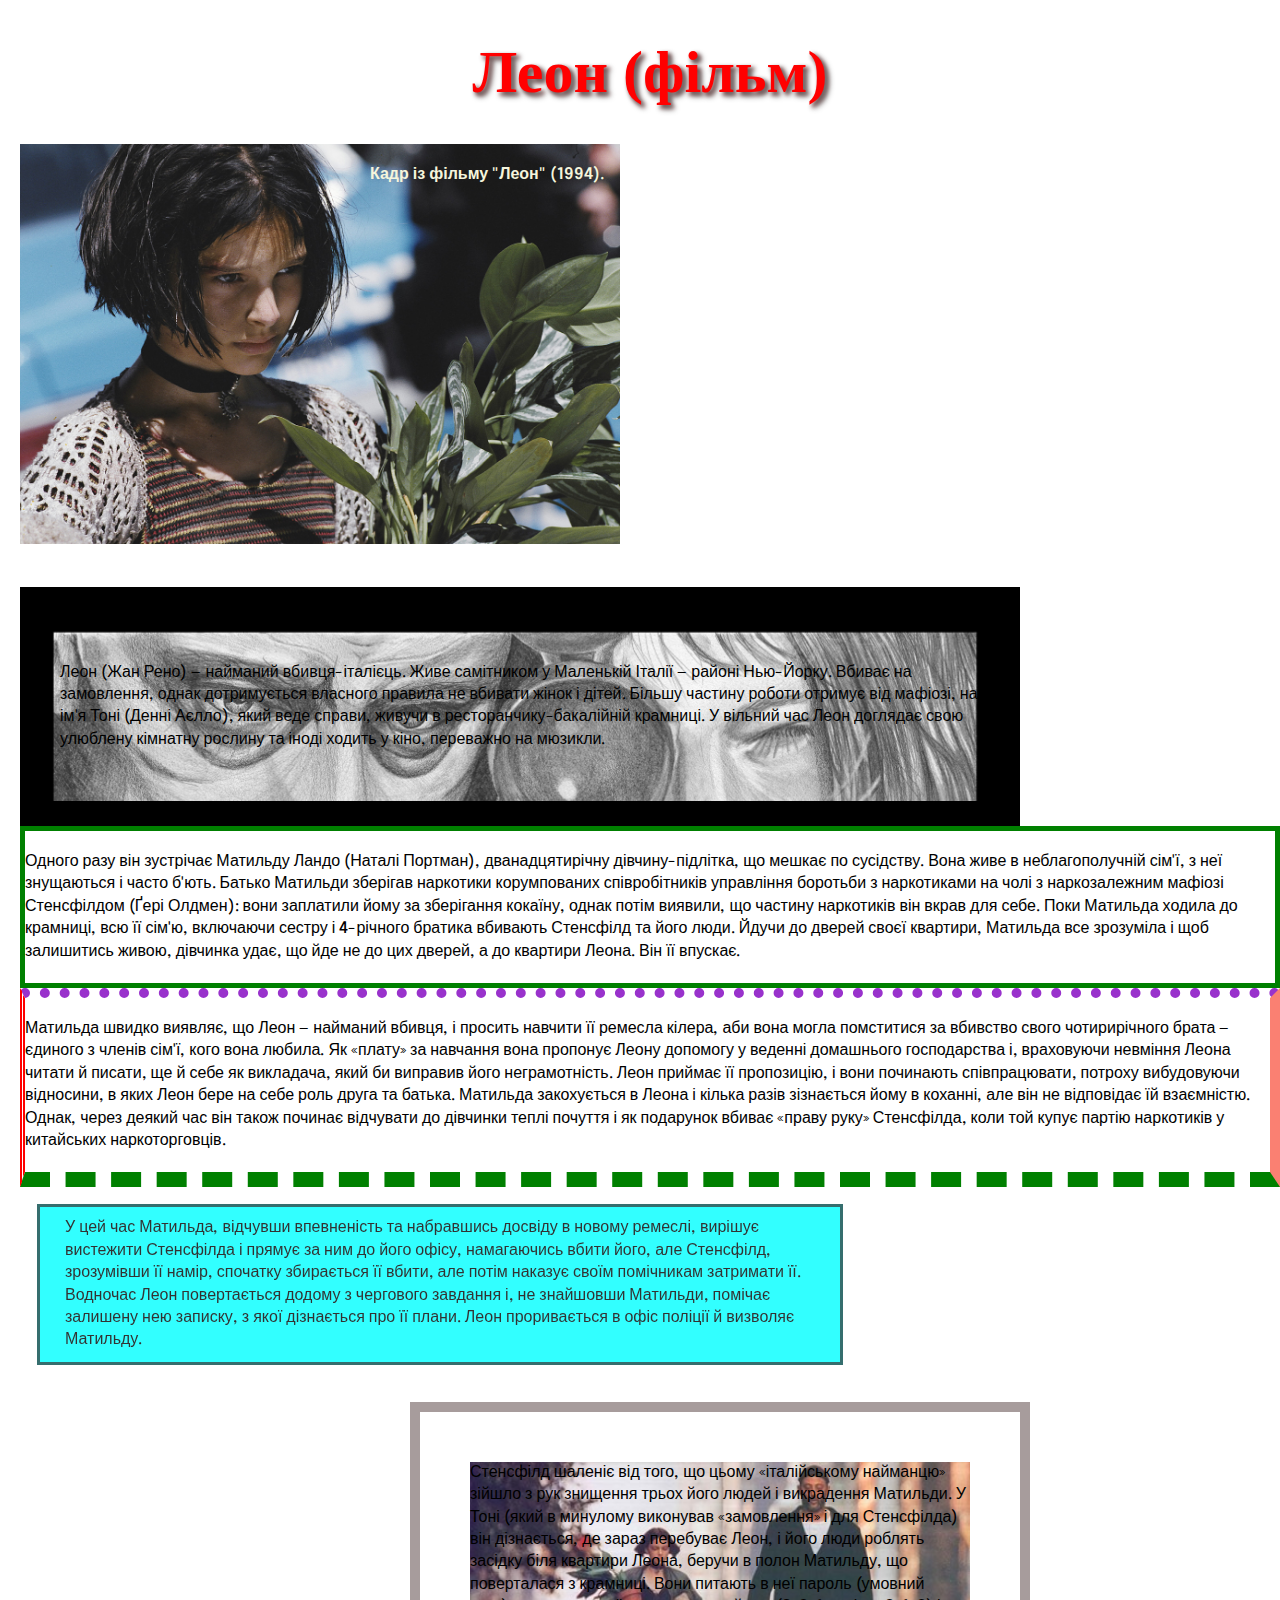
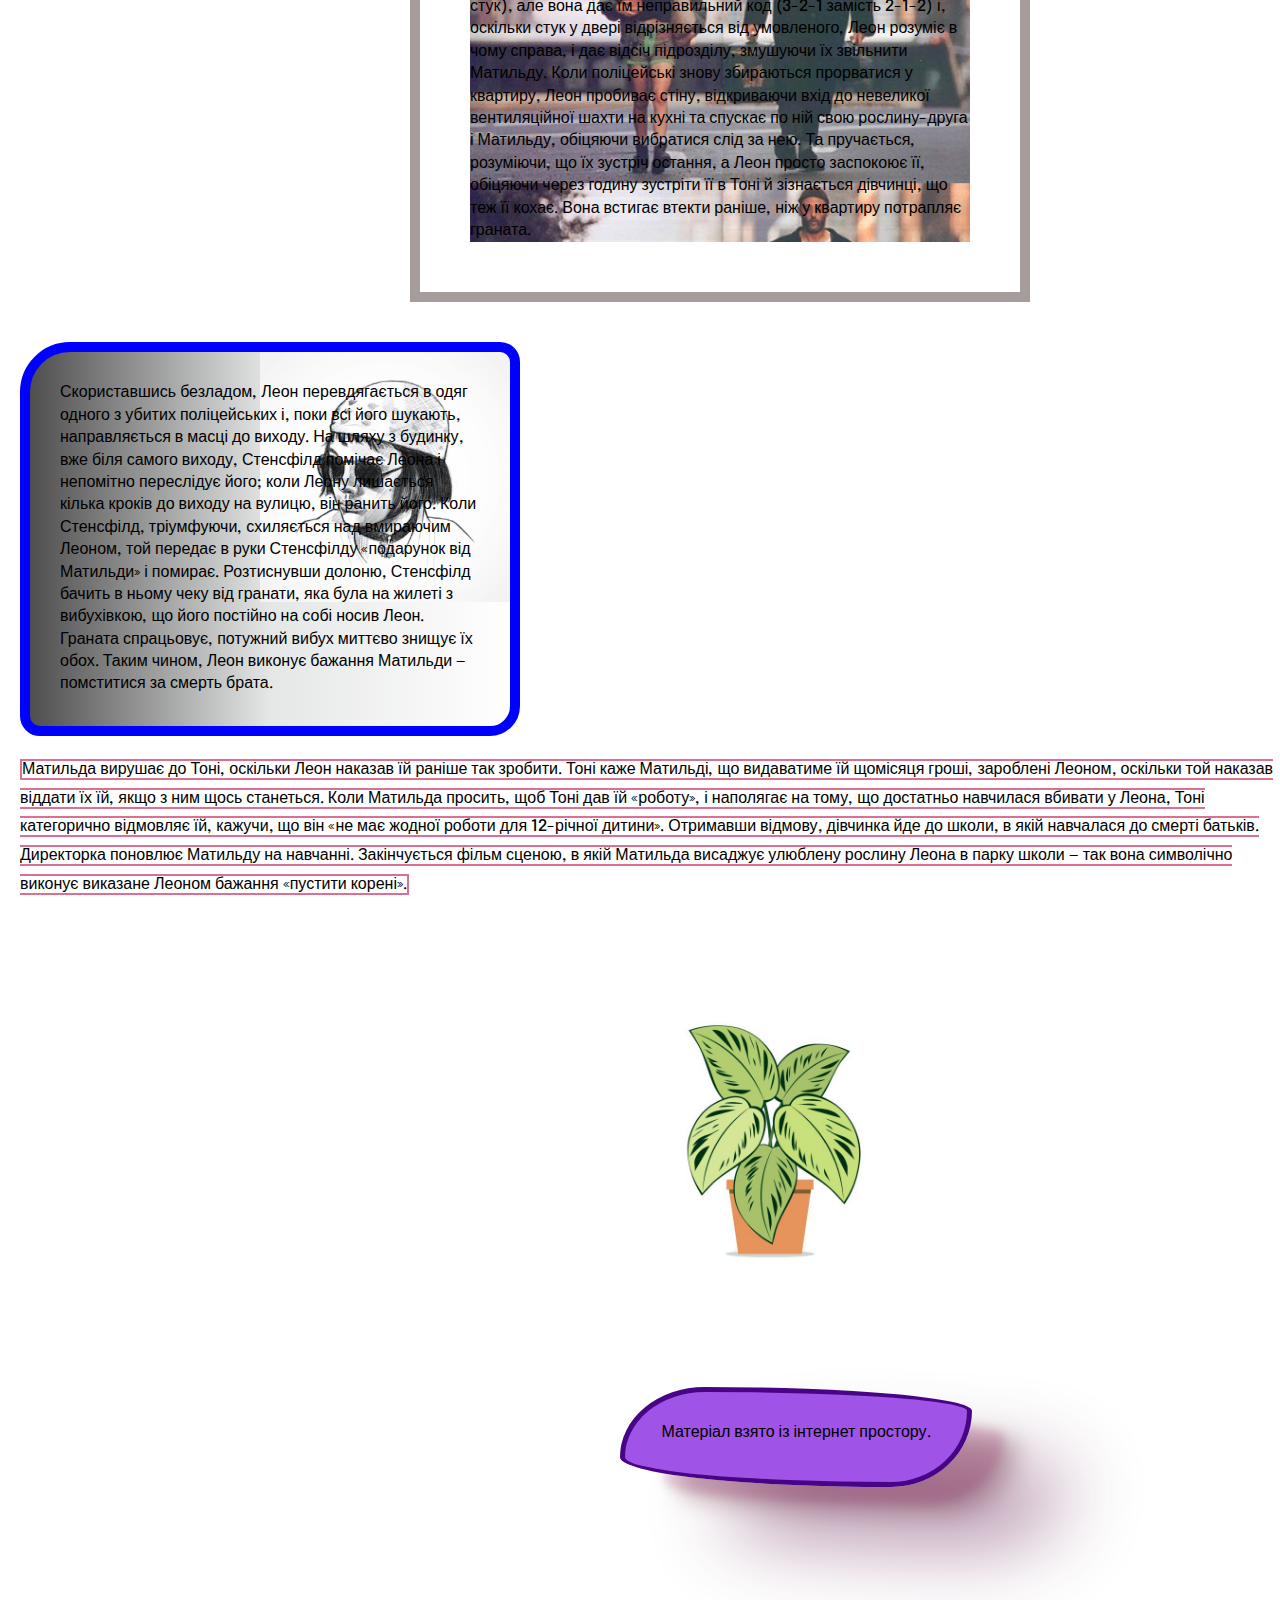
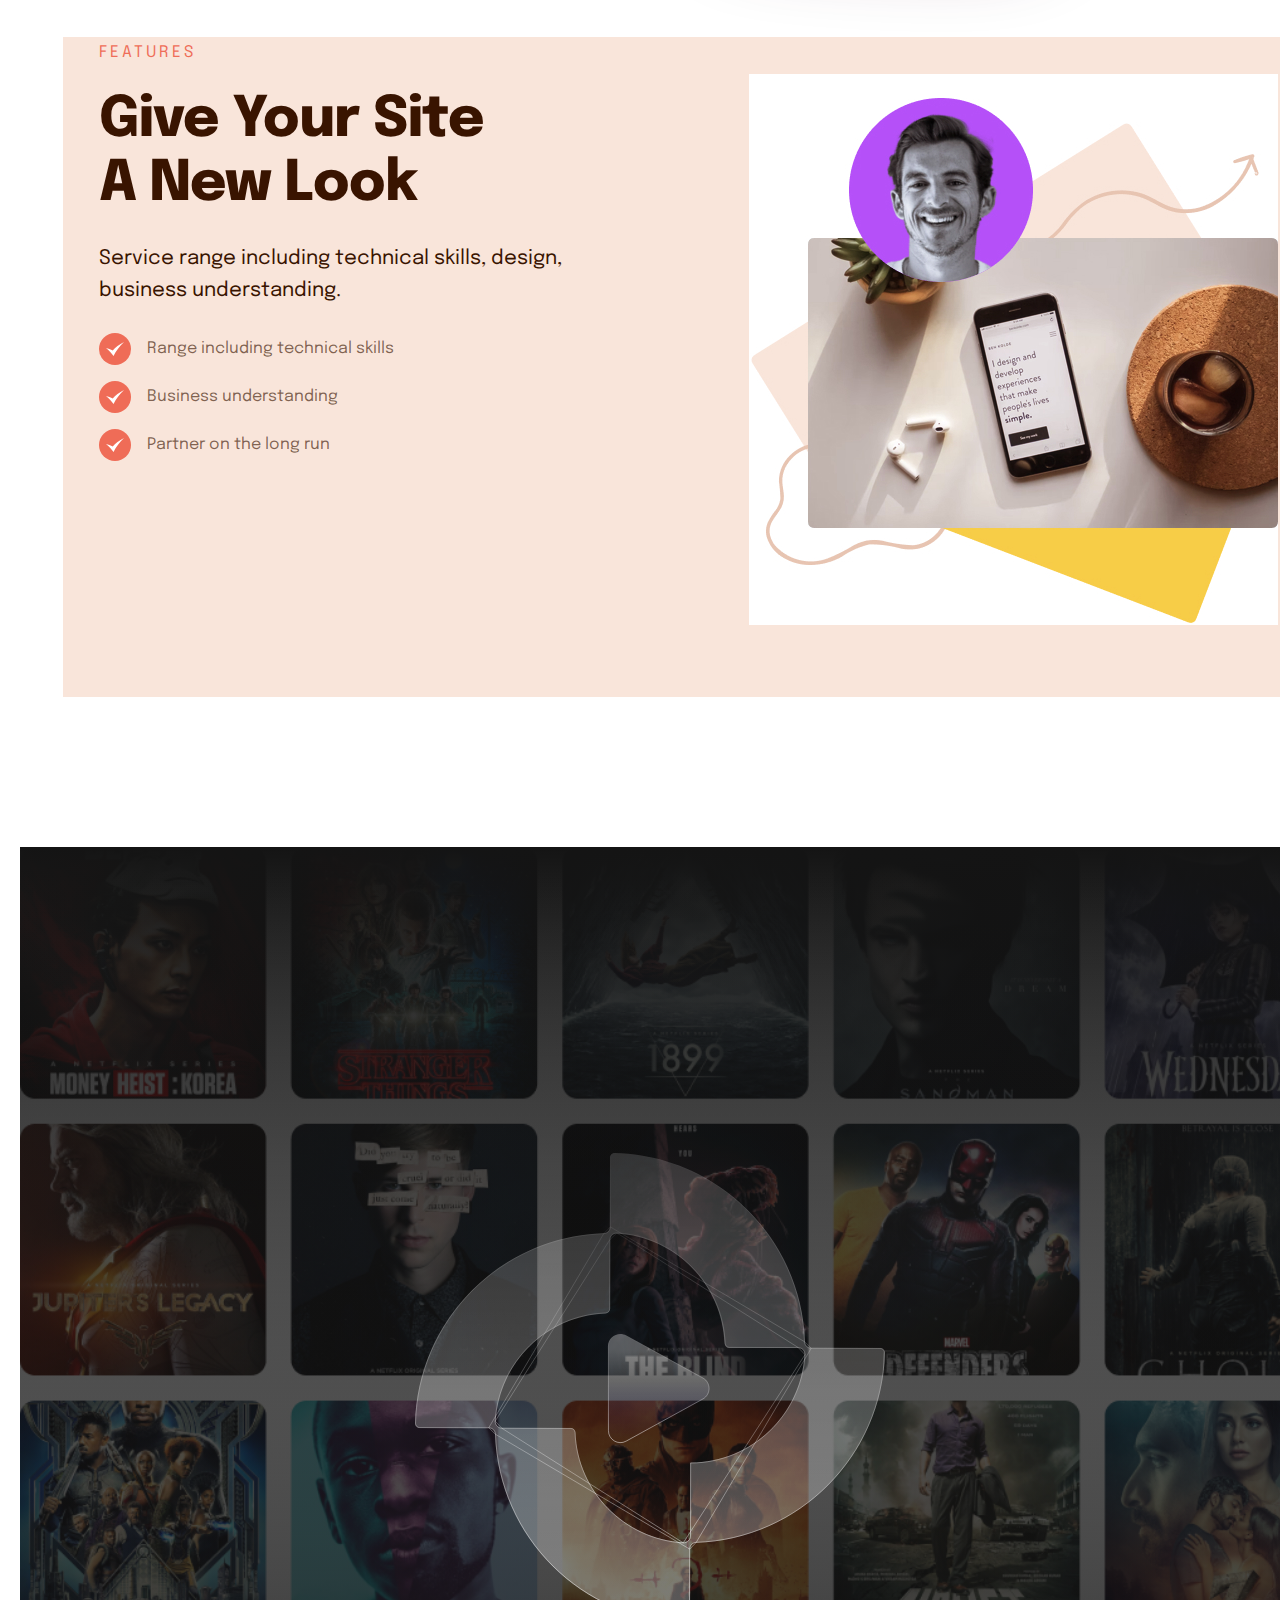
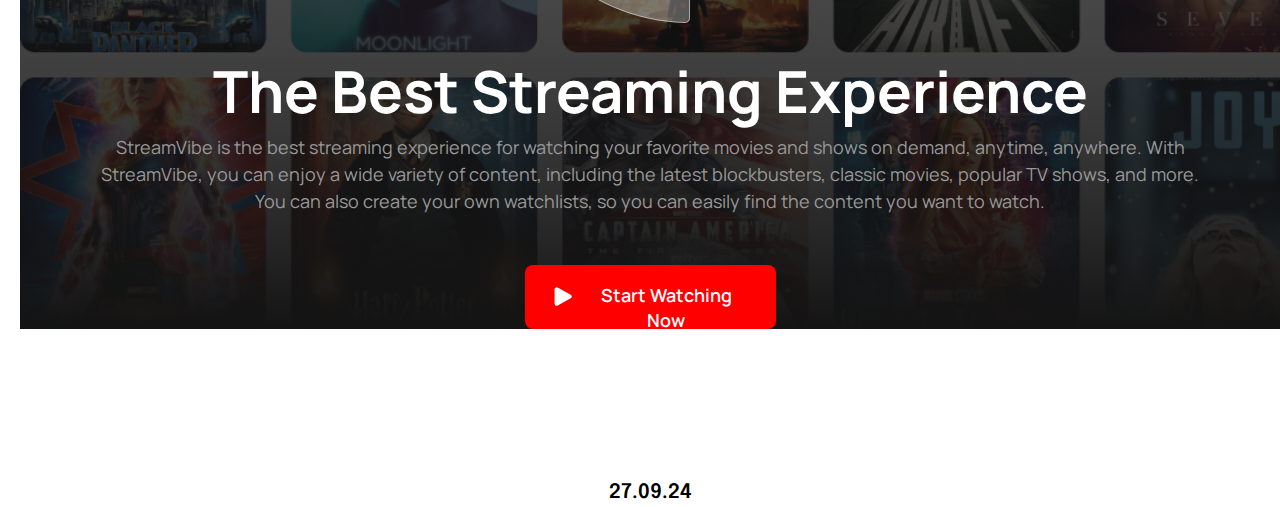
<file: lesson_06/index.html>
<!DOCTYPE html>
<html lang="uk">

<head>
    <meta charset="UTF-8">
    <meta name="viewport" content="width=device-width, initial-scale=1.0">
    <link rel="stylesheet" href="css/style.css">
    <title>lesson 06</title>
</head>

<body>
    <div class="wrapper">
    <header>
        <h1 id="subject">Леон (фільм)</h1>
    </header>
    <main>
        <img src="img/matilda.jpg" alt="Матильда Наталі Портман" width="600">
        <div class="block-img">
            Кадр із фільму "Леон" (1994).
        </div>
        <div class="block">
            Леон (Жан Рено) — найманий вбивця-італієць. Живе самітником у Маленькій Італії — районі Нью-Йорку. Вбиває на замовлення, однак дотримується власного правила не вбивати жінок і дітей. Більшу частину роботи отримує від мафіозі, на ім'я Тоні (Денні Аєлло), який веде справи, живучи в ресторанчику-бакалійній крамниці. У вільний час Леон доглядає свою улюблену кімнатну рослину та іноді ходить у кіно, переважно на мюзикли.
        </div>
        <div class="block-1">
            Одного разу він зустрічає Матильду Ландо (Наталі Портман), дванадцятирічну дівчину-підлітка, що мешкає по сусідству. Вона живе в неблагополучній сім'ї, з неї знущаються і часто б'ють. Батько Матильди зберігав наркотики корумпованих співробітників управління боротьби з наркотиками на чолі з наркозалежним мафіозі Стенсфілдом (Ґері Олдмен): вони заплатили йому за зберігання кокаїну, однак потім виявили, що частину наркотиків він вкрав для себе. Поки Матильда ходила до крамниці, всю її сім'ю, включаючи сестру і 4-річного братика вбивають Стенсфілд та його люди. Йдучи до дверей своєї квартири, Матильда все зрозуміла і щоб залишитись живою, дівчинка удає, що йде не до цих дверей, а до квартири Леона. Він її впускає.
        </div>
        <div class="block-2">
            Матильда швидко виявляє, що Леон — найманий вбивця, і просить навчити її ремесла кілера, аби вона могла помститися за вбивство свого чотирирічного брата — єдиного з членів сім'ї, кого вона любила. Як «плату» за навчання вона пропонує Леону допомогу у веденні домашнього господарства і, враховуючи невміння Леона читати й писати, ще й себе як викладача, який би виправив його неграмотність. Леон приймає її пропозицію, і вони починають співпрацювати, потроху вибудовуючи відносини, в яких Леон бере на себе роль друга та батька. Матильда закохується в Леона і кілька разів зізнається йому в коханні, але він не відповідає їй взаємністю. Однак, через деякий час він також починає відчувати до дівчинки теплі почуття і як подарунок вбиває «праву руку» Стенсфілда, коли той купує партію наркотиків у китайських наркоторговців.
        </div>
        <div class="block-3">
            У цей час Матильда, відчувши впевненість та набравшись досвіду в новому ремеслі, вирішує вистежити Стенсфілда і прямує за ним до його офісу, намагаючись вбити його, але Стенсфілд, зрозумівши її намір, спочатку збирається її вбити, але потім наказує своїм помічникам затримати її. Водночас Леон повертається додому з чергового завдання і, не знайшовши Матильди, помічає залишену нею записку, з якої дізнається про її плани. Леон проривається в офіс поліції й визволяє Матильду.
        </div>
        <div class="block-4">
            Стенсфілд шаленіє від того, що цьому «італійському найманцю» зійшло з рук знищення трьох його людей і викрадення Матильди. У Тоні (який в минулому виконував «замовлення» і для Стенсфілда) він дізнається, де зараз перебуває Леон, і його люди роблять засідку біля квартири Леона, беручи в полон Матильду, що поверталася з крамниці. Вони питають в неї пароль (умовний стук), але вона дає їм неправильний код (3-2-1 замість 2-1-2) і, оскільки стук у двері відрізняється від умовленого, Леон розуміє в чому справа, і дає відсіч підрозділу, змушуючи їх звільнити Матильду. Коли поліцейські знову збираються прорватися у квартиру, Леон пробиває стіну, відкриваючи вхід до невеликої вентиляційної шахти на кухні та спускає по ній свою рослину-друга і Матильду, обіцяючи вибратися слід за нею. Та пручається, розуміючи, що їх зустріч остання, а Леон просто заспокоює її, обіцяючи через годину зустріти її в Тоні й зізнається дівчинці, що теж її кохає. Вона встигає втекти раніше, ніж у квартиру потрапляє граната.
        </div>
        <div class="block-5">
            Скориставшись безладом, Леон перевдягається в одяг одного з убитих поліцейських і, поки всі його шукають, направляється в масці до виходу. На шляху з будинку, вже біля самого виходу, Стенсфілд помічає Леона і непомітно переслідує його; коли Леону лишається кілька кроків до виходу на вулицю, він ранить його. Коли Стенсфілд, тріумфуючи, схиляється над вмираючим Леоном, той передає в руки Стенсфілду «подарунок від Матильди» і помирає. Розтиснувши долоню, Стенсфілд бачить в ньому чеку від гранати, яка була на жилеті з вибухівкою, що його постійно на собі носив Леон. Граната спрацьовує, потужний вибух миттєво знищує їх обох. Таким чином, Леон виконує бажання Матильди — помститися за смерть брата.
        </div>
        <span>
            Матильда вирушає до Тоні, оскільки Леон наказав їй раніше так зробити. Тоні каже Матильді, що видаватиме їй щомісяця гроші, зароблені Леоном, оскільки той наказав віддати їх їй, якщо з ним щось станеться. Коли Матильда просить, щоб Тоні дав їй «роботу», і наполягає на тому, що достатньо навчилася вбивати у Леона, Тоні категорично відмовляє їй, кажучи, що він «не має жодної роботи для 12-річної дитини». Отримавши відмову, дівчинка йде до школи, в якій навчалася до смерті батьків. Директорка поновлює Матильду на навчанні. Закінчується фільм сценою, в якій Матильда висаджує улюблену рослину Леона в парку школи — так вона символічно виконує виказане Леоном бажання «пустити корені».
        </span>

    <div class="block-6">
        <h6 class="titel-introducing">Introduce Your Product<br> Quickly & Effectively</h6>
        <p class="block-three">Lorem</p>
    </div>
    <div>

    <div class="block-7"></div>

    <div class="block-8">
                Матеріал взято із інтернет простору.
    </div>

<div class="conteiner-1">
    <div class="section-1">Features</div>
    <div class="section-2">Give Your Site<br> A New Look</div>
    <div class="section-3">Service range including technical skills, design,<br> business understanding.</div>
    <ul class="list">
        <li class="list__item">Range including technical skills</li>
        <li class="list__item">Business understanding</li>
        <li class="list__item">Partner on the long run</li>
    </ul>
</div>

<div class="conteiner-2">
    <div class="module-1">The Best Streaming Experience</div>
    <div class="module-2">StreamVibe is the best streaming experience for watching your favorite movies and shows on demand, anytime, anywhere. With<br> StreamVibe, you can enjoy a wide variety of content, including the latest blockbusters, classic movies, popular TV shows, and more.<br> You can also create your own watchlists, so you can easily find the content you want to watch.</div>
    <div class="button">Start Watching Now</div>
</div>
    </main>
    <footer>
        <div class="end">27.09.24</div>
    </footer>
        </div>
</body>
</html>
</file>
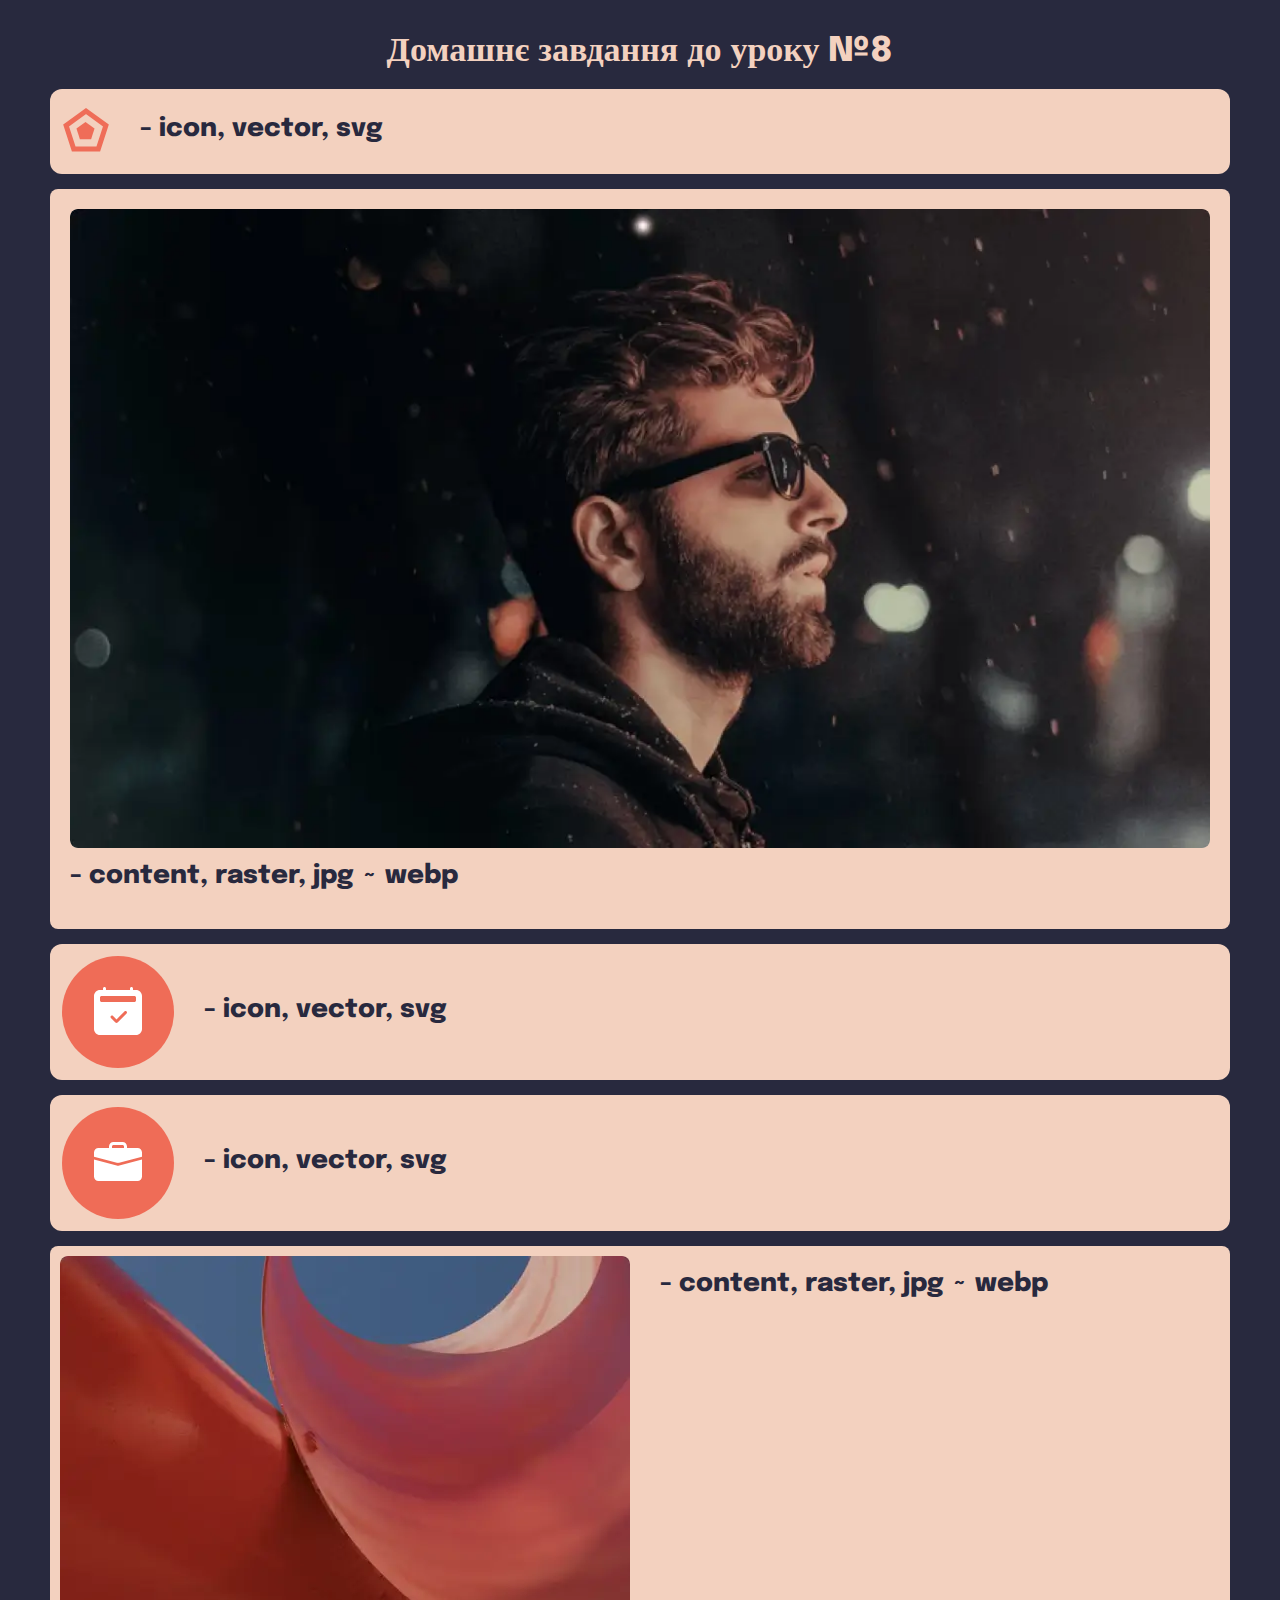
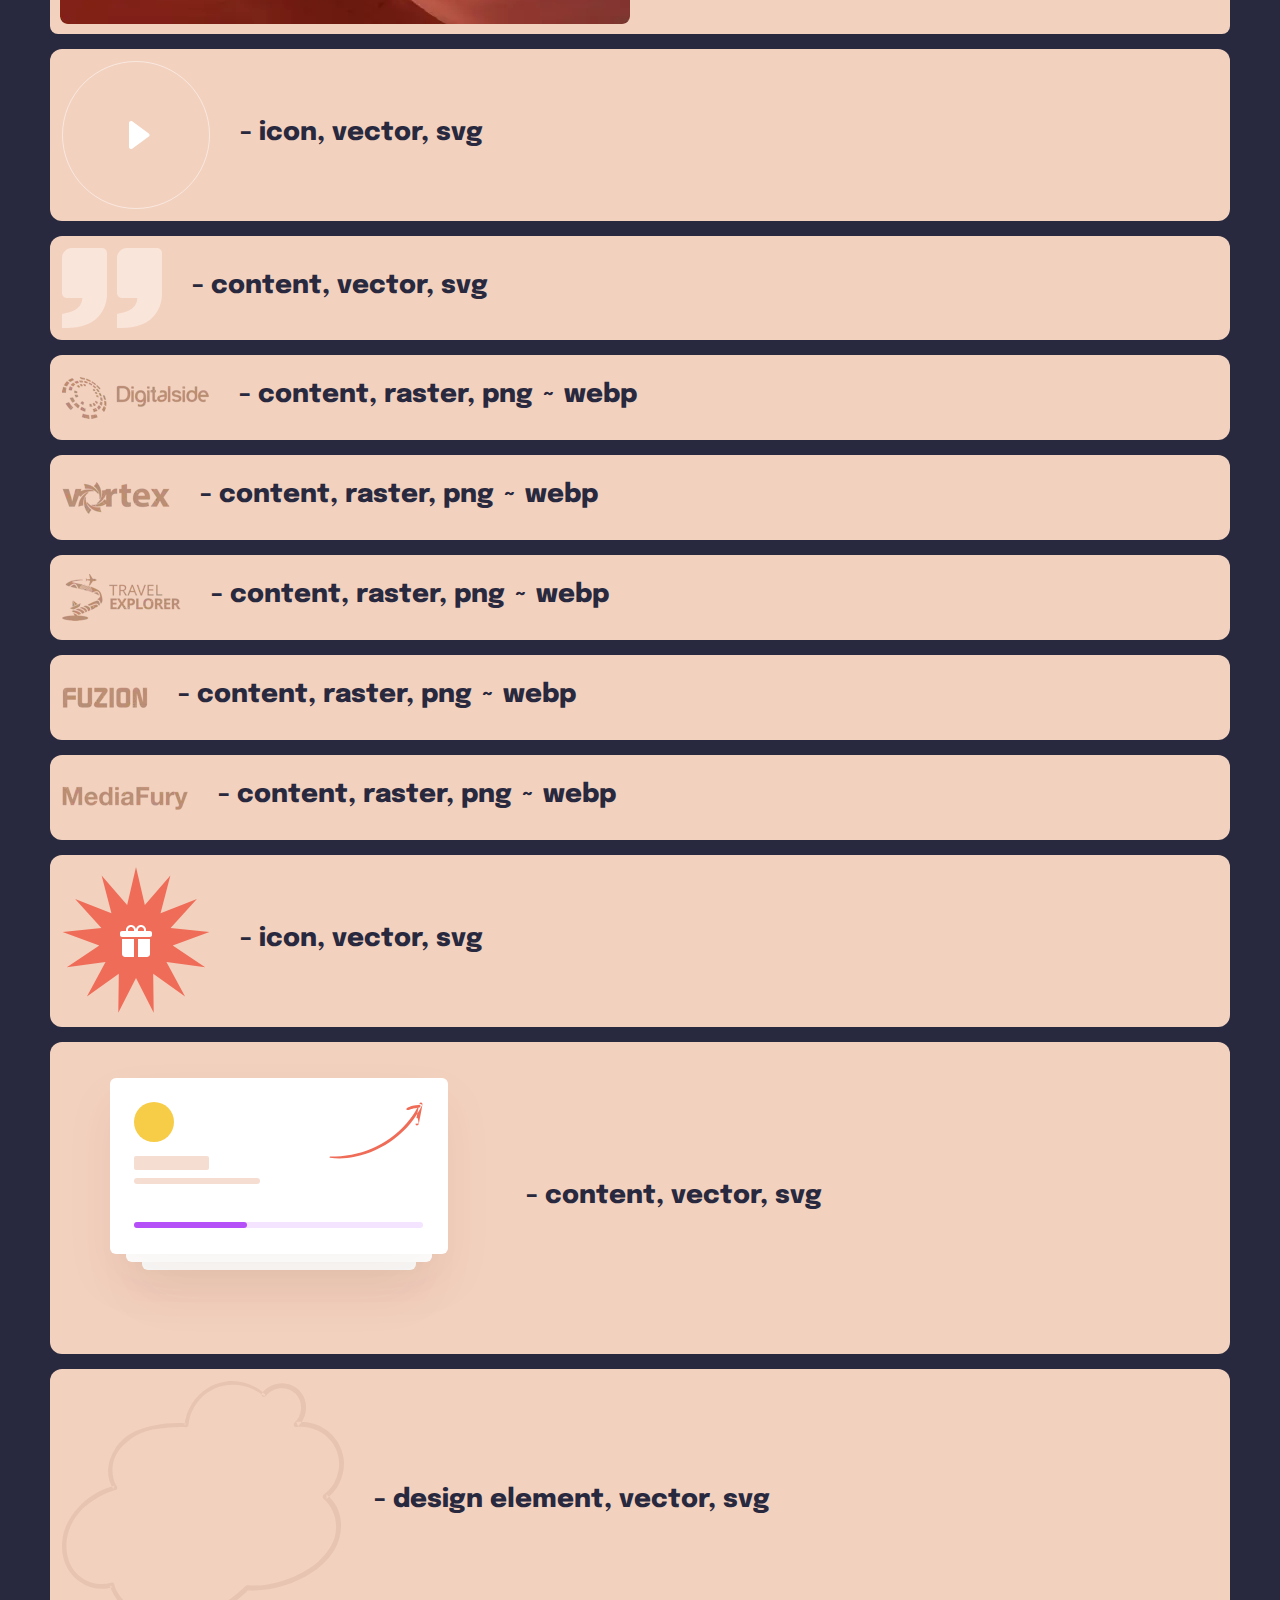
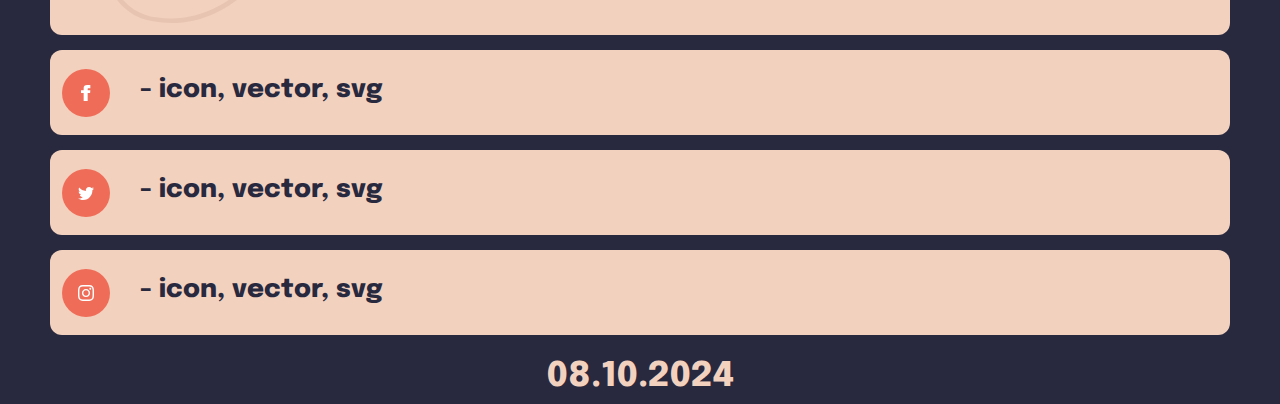
<file: lesson_08/index.html>
<!DOCTYPE html>
<html lang="zxx">

<head>
    <meta charset="UTF-8">
    <meta name="viewport" content="width=device-width, initial-scale=1.0">
    <link rel="stylesheet" href="css/style.css">
    <title>Lesson_08</title>
</head>

<body>
    <div class="wrapper">
        <header class="header__title">
            <h1>
                Домашнє завдання до уроку №8
            </h1>
        </header>
        <main>
            <div class="main">
                
                    <div class="block">
                        
                        <img src="img/group-3.svg" alt="pentagon">
                        
                        <p>
                            - icon, vector, svg
                        </p>
                    </div>
                    <div class="image-block-02">
                        <img class="image-02" srcset="img/man_2x.webp 2x, img/man_3x.webp 3x" src="img/man.webp" alt="man with sunglasses">
                        <p>
                            - content, raster, jpg ~ webp
                        </p>
                    </div>
                    <div class="block">
                        <img src="img/calendar.svg" alt="calender icon">
                        <p>
                            - icon, vector, svg
                        </p>
                    </div>
                    <div class="block">
                        <img src="img/briefcase.svg" alt="briefcase icon">
                        <p>
                            - icon, vector, svg
                        </p>
                    </div>
                    <div class="image-block-05">
                        <img class="image-05" src="img/video_pic.webp" alt="graphic sands">
                        <p>
                            - content, raster, jpg ~ webp
                        </p>
                    </div>
                    <div class="block">
                        <img src="img/play.svg" alt="play button">
                        <p>
                            - icon, vector, svg
                        </p>
                    </div>
                    <div class="block">
                        <img src="img/inverted_commas.svg" alt="inverted commas">
                        <p>
                            - content, vector, svg
                        </p>
                    </div>
                    <div class="block">
                        <img src="img/digitalside.webp" alt="digitalside logo">
                        <p>
                            - content, raster, png ~ webp
                        </p>
                    </div>
                    <div class="block">
                        <img src="img/wortex.webp" alt="wortex logo">
                        <p>
                            - content, raster, png ~ webp
                        </p>
                    </div>
                    <div class="block">
                        <img src="img/travel.webp" alt="travel explorer logo">
                        <p>
                            - content, raster, png ~ webp
                        </p>
                    </div>
                    <div class="block">
                        <img src="img/fuzion.webp" alt="fuzion logo">
                        <p>
                            - content, raster, png ~ webp
                        </p>
                    </div>
                    <div class="block">
                        <img src="img/mediafury.webp" alt="mediafury logo">
                        <p>
                            - content, raster, png ~ webp
                        </p>
                    </div>
                    <div class="block">
                        <img src="img/gift.svg" alt="gift icon">
                        <p>
                            - icon, vector, svg
                        </p>
                    </div>
                    <div class="block">
                        <img class="image-14" src="img/icon_block.svg" alt="block icon">
                        <p>
                            - content, vector, svg
                        </p>
                    </div>
                    <div class="block">
                        <img src="img/cloud.svg" alt="cloud">
                        <p>
                            - design element, vector, svg
                        </p>
                    </div>
                    <div class="block">
                        <img src="img/facebook.svg" alt="facebook icon">
                        <p>
                            - icon, vector, svg
                        </p>
                    </div>
                    <div class="block">
                        <img src="img/twitter.svg" alt="twitter icon">
                        <p>
                            - icon, vector, svg
                        </p>
                    </div>
                    <div class="block">
                        <img src="img/instagram.svg" alt="instagam icon">
                        <p>
                            - icon, vector, svg
                        </p>
                    </div>
                
            </div>
        </main>
        <footer class="footer">
            <div class="footer__title">
                <h2>
                    08.10.2024
                </h2>
            </div>
        </footer>
    </div>
</body>

</html>
</file>
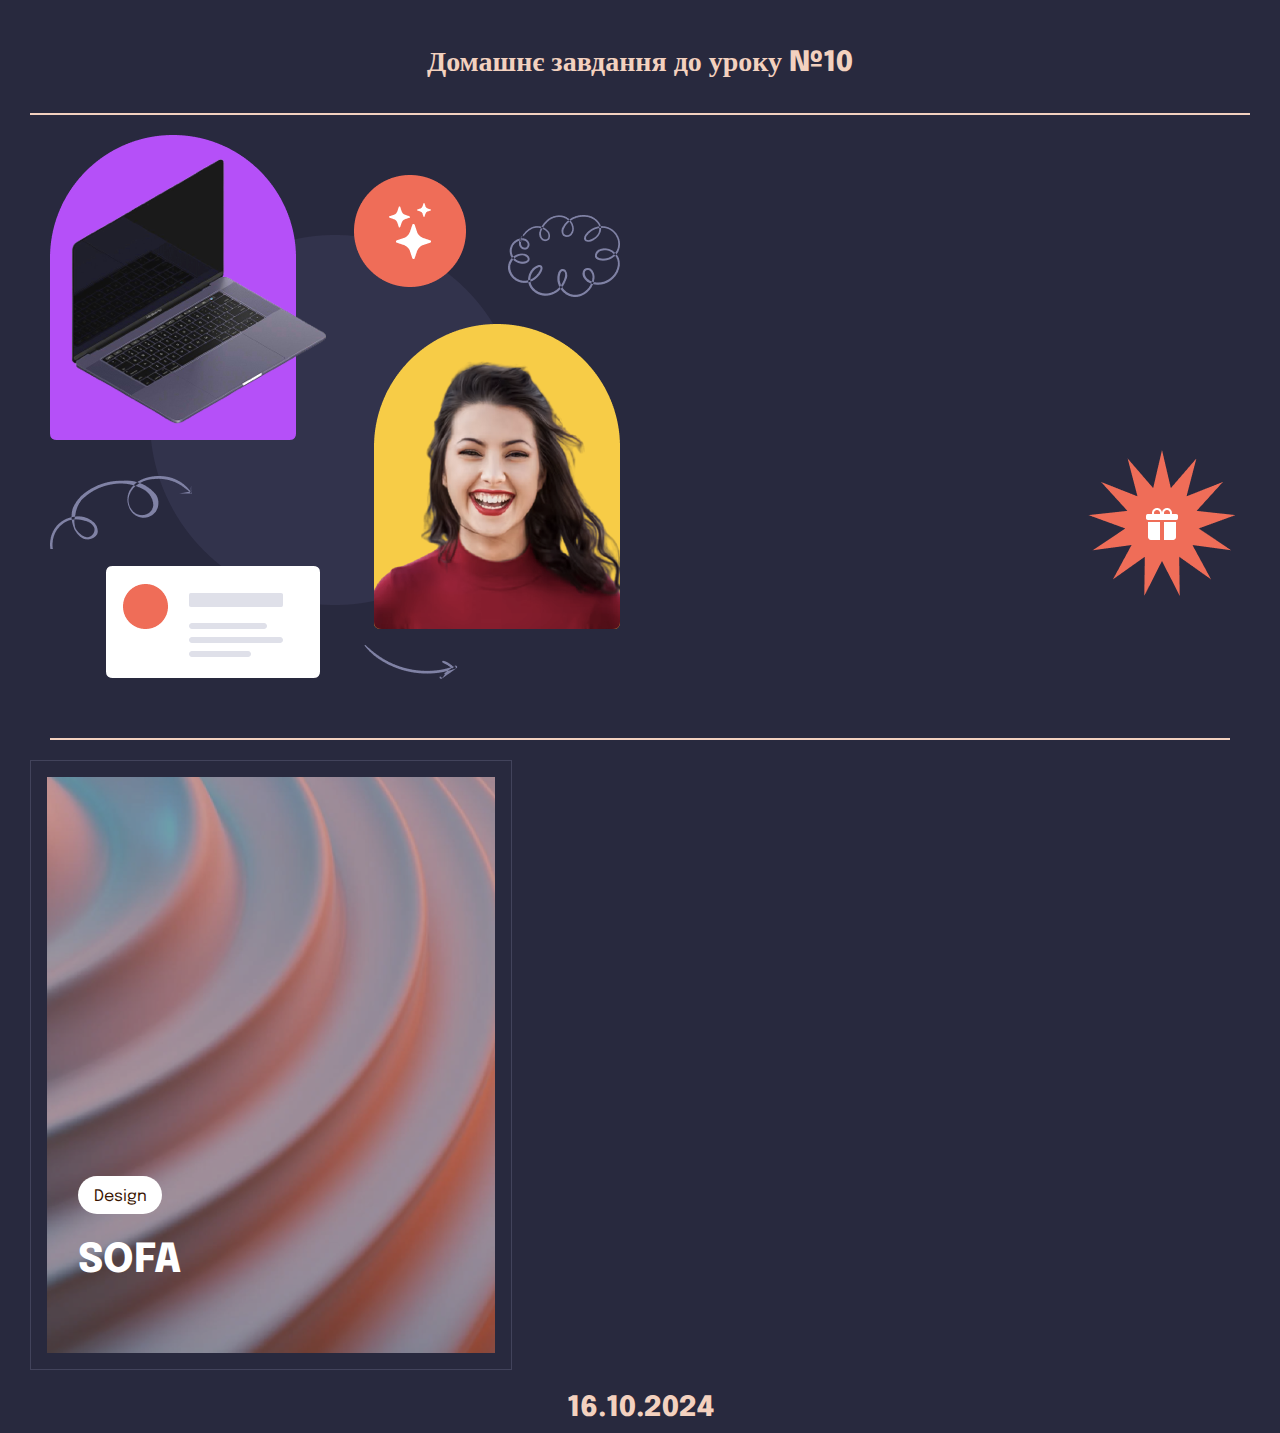
<file: lesson_10/index.html>
<!DOCTYPE html>
<html lang="en">

<head>
    <meta charset="UTF-8">
    <meta name="viewport" content="width=device-width, initial-scale=1.0">
    <link rel="stylesheet" href="css/style.css">
    <title>Lesson_10</title>
</head>

<body>
    <div class="wrapper">
        <header class="header">
            <div class="header__container">
            <h1 class="header__titel">
                Домашнє завдання до уроку №10
            </h1>
            </div>
        </header>
        <main>
            <div class="container-01">
                <div class="blocks blocks--margin">
                    <img src="../lesson_10/img/mask-perple.png" class="blocks__item">
                    <img src="../lesson_10/img/laptop.png" class="blocks__item">
                    <img src="../lesson_10/img/oval.png" class="blocks__item">
                    <img src="../lesson_10/img/stars.png" class="blocks__item">
                    <img src="../lesson_10/img/cloud.png" class="blocks__item">
                    <img src="../lesson_10/img/spiral-arrow.png" class="blocks__item">
                    <img src="../lesson_10/img/mask-yellow.png" class="blocks__item">
                    <img src="../lesson_10/img/girl.png" class="blocks__item">
                    <img src="../lesson_10/img/block.png" class="blocks__item">
                    <img src="../lesson_10/img/arrow.png" class="blocks__item">
                    <img src="../lesson_10/img/oval-background.png" class="blocks__item">
                </div>
            </div>
            <div class="container-02">
                <div class="card card--margin">
                    <img src="../lesson_10/img/card.png" class="card__item">
                    <div class="card__buttom">
                        <span class="card__text">Design</span>
                    </div>
                    <div class="card__title">SOFA</div>
                </div>
            </div>
            <div class="container-03">
                <img src="../lesson_10/img/gift.png" class="container-03__image">
            </div>
            </main>
        <footer class="footer">
            <div class="footer__title">
                <h2>
                    16.10.2024
                </h2>
            </div>
        </footer>
    </div>
</body>

</html>
</file>
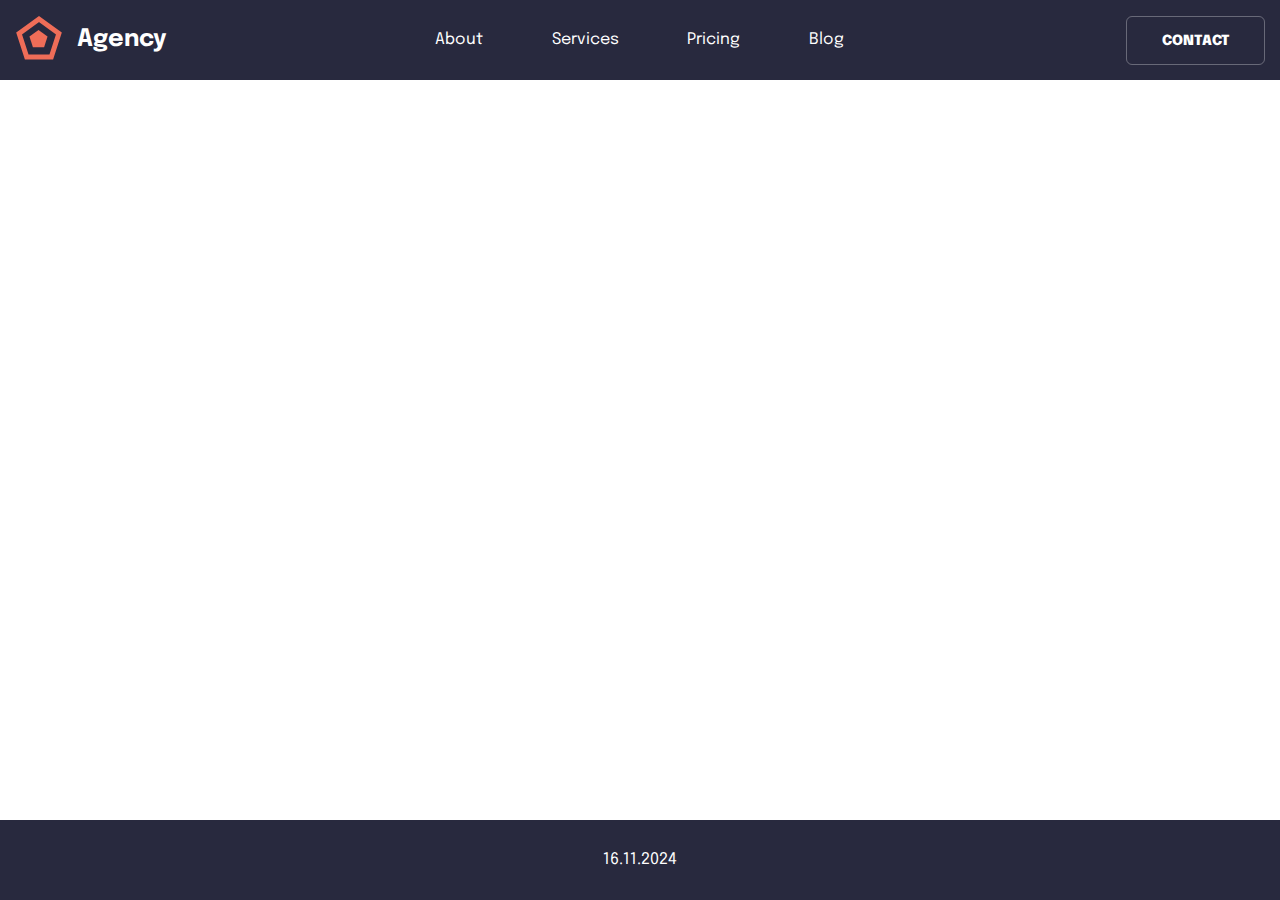
<file: lesson_16/index.html>
<!DOCTYPE html>
<html lang="en">

<head>
    <meta charset="UTF-8">
    <meta name="viewport" content="width=device-width, initial-scale=1.0">
    <link rel="stylesheet" href="css/style.css">
    <title>Lesson_16</title>
</head>

<body>
    <div class="wrapper">
        <header class="header">
            <div class="header__container">
                <div class="header__logo logo">
                    <img src="img/logo.svg" alt="TM Agency" class="logo__image">
                    <div class="logo__title">
                        <p>Agency</p>
                    </div>
                </div>
                <div class="header__menu menu">
                    <div class="menu__body">
                        <ul class="menu__list">
                            <li class="menu__item"><a href="#" class="menu__link">About</a></li>
                            <li class="menu__item"><a href="#" class="menu__link">Services</a></li>
                            <li class="menu__item"><a href="#" class="menu__link">Pricing</a></li>
                            <li class="menu__item"><a href="#" class="menu__link">Blog</a></li>
                        </ul>
                    </div>
                </div>

                <div class="header__actions actions-header">
                    <a href="#" class="actions-header__button button">Contact</a>
                    <button class="actions-header__icon icon-menu" type="button"><span></span></button>
                </div>
            </div>
        </header>
        <main class="page">
        </main>
        <footer class="footer">
            16.11.2024
        </footer>
    </div>
    <script src="js/script.js"></script>

</body>
</html>
</file>
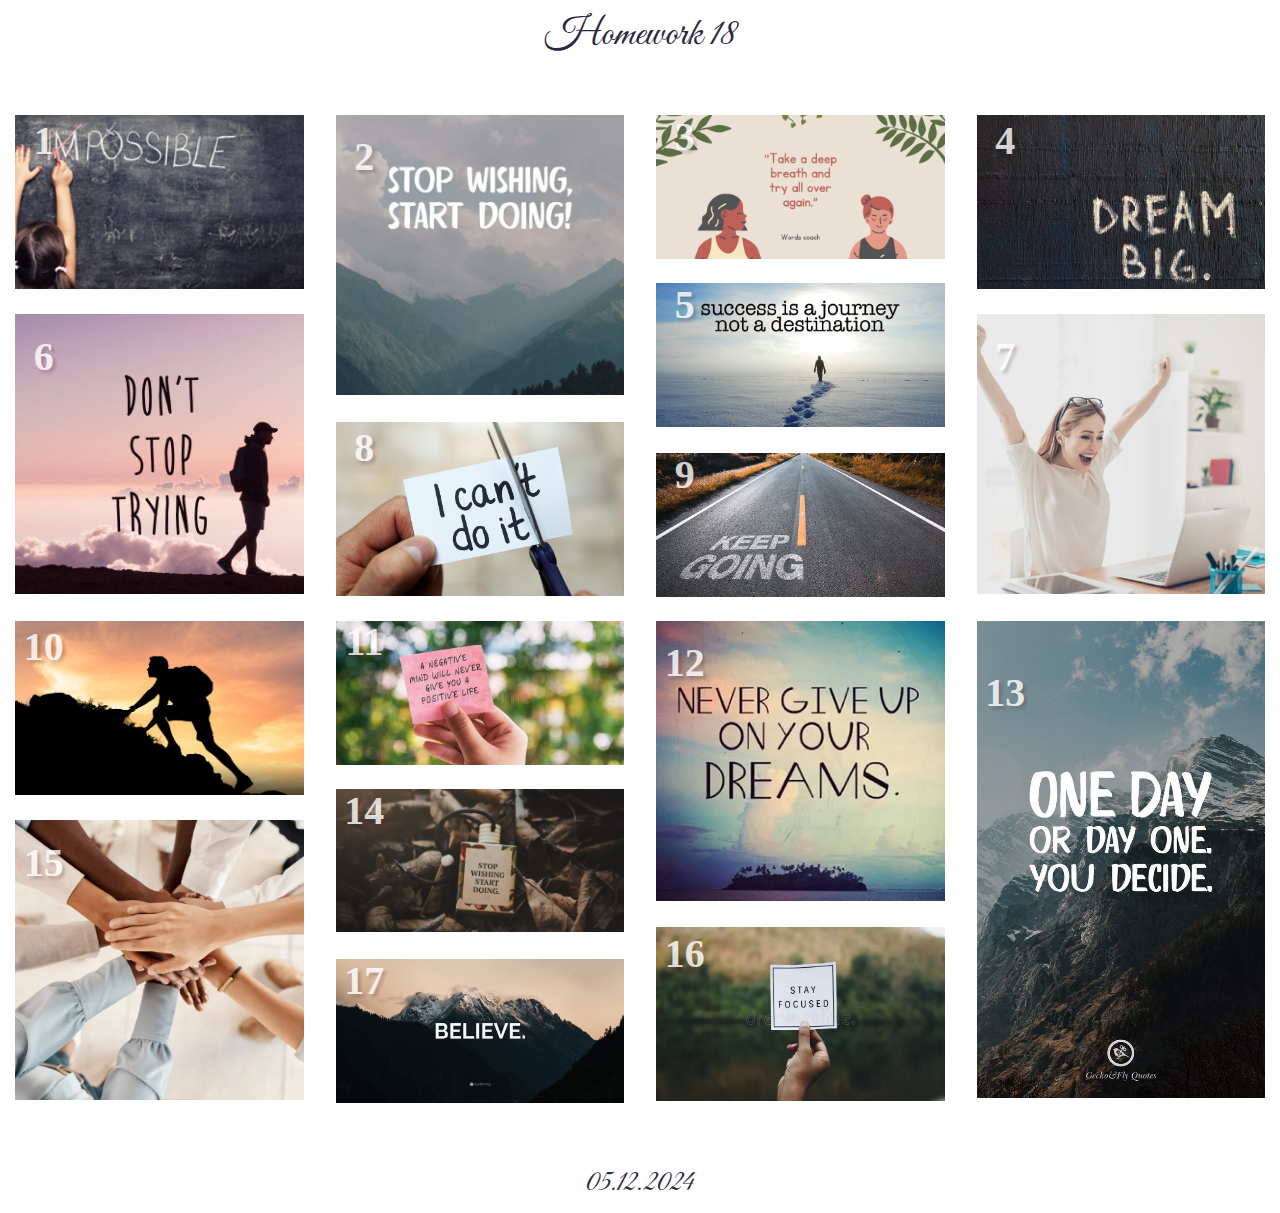
<file: lesson_18/index.html>
<!DOCTYPE html>
<html lang="en">
<head>
    <meta charset="UTF-8">
    <meta name="viewport" content="width=device-width, initial-scale=1.0">
    <link rel="stylesheet" href="css/style.css">
    <title>lesson_18</title>
</head>
<body>
    <div class="wrapper">
        <header class="header">
            <div class="header__container">
                <h2 class="header__title">Homework 18</h2>
            </div>
        </header>
        <main class="grid">
            <div class="grid__container">
                <div class="grid__items">
                    <div class="grid__item"><div class="grid__image"><img src="img/1.png" alt="Image"><span>1</span></div></div>
                    <div class="grid__item"><div class="grid__image"><img src="img/2.jpg" alt="Image"><span>2</span></div></div>
                    <div class="grid__item"><div class="grid__image"><img src="img/3.png" alt="Image"><span>3</span></div></div>
                    <div class="grid__item"><div class="grid__image"><img src="img/4.jpg" alt="Image"><span>4</span></div></div>
                    <div class="grid__item"><div class="grid__image"><img src="img/6.jpg" alt="Image"><span>5</span></div></div>
                    <div class="grid__item"><div class="grid__image"><img src="img/5.jpg" alt="Image"><span>6</span></div></div>
                    <div class="grid__item"><div class="grid__image"><img src="img/7.webp" alt="Image"><span>7</span></div></div>
                    <div class="grid__item"><div class="grid__image"><img src="img/8.jpg" alt="Image"><span>8</span></div></div>
                    <div class="grid__item"><div class="grid__image"><img src="img/9.jpeg" alt="Image"><span>9</span></div></div>
                    <div class="grid__item"><div class="grid__image"><img src="img/10.jpg" alt="Image"><span>10</span></div></div>
                    <div class="grid__item"><div class="grid__image"><img src="img/11.webp" alt="Image"><span>11</span></div></div>
                    <div class="grid__item"><div class="grid__image"><img src="img/12.webp" alt="Image"><span>12</span></div></div>
                    <div class="grid__item"><div class="grid__image"><img src="img/17.jpg" alt="Image"><span>13</span></div></div>
                    <div class="grid__item"><div class="grid__image"><img src="img/14.jpg" alt="Image"><span>14</span></div></div>
                    <div class="grid__item"><div class="grid__image"><img src="img/15.webp" alt="Image"><span>15</span></div></div>
                    <div class="grid__item"><div class="grid__image"><img src="img/16.webp" alt="Image"><span>16</span></div></div>
                    <div class="grid__item"><div class="grid__image"><img src="img/13.jpg" alt="Image"><span>17</span></div></div>
                </div>
            </div>
        </main>
            <footer class="footer">
                <div class="footer__container">
                    <h2 class="footer__title">05.12.2024</h2>
                </div>
            </footer>
        </div>
    </body>
</html>
</file>
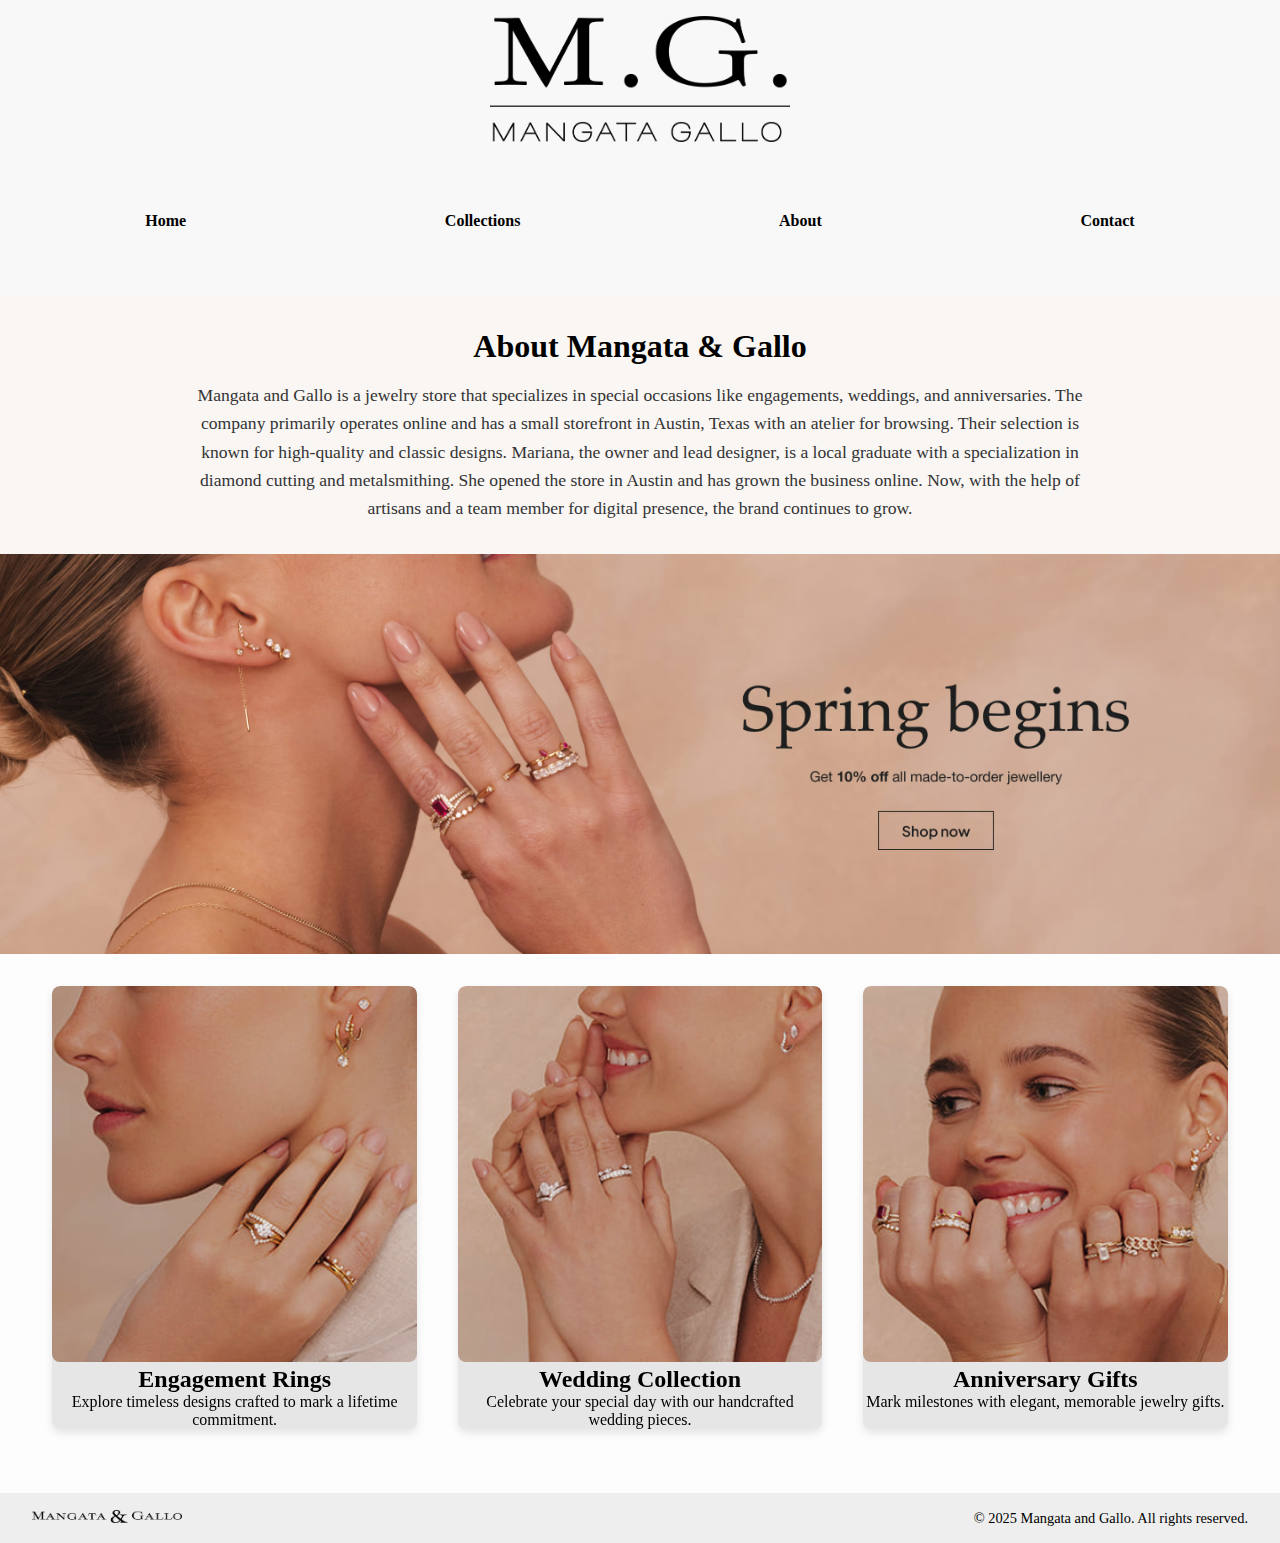
<file: project1/index.html>
<!DOCTYPE html>
<html lang="en">
<head>
    <link rel="stylesheet" href="style.css" type="text/css">
  <meta charset="UTF-8" />
  <meta name="viewport" content="width=device-width, initial-scale=1.0" />
  <title>Mangata and Gallo</title>
  <link rel="stylesheet" href="style.css" />
</head>
<body>
  <header>
    <img src="img/logo.png" alt="Mangata and Gallo Logo" class="logo" />
    <nav>
      <ul>
        <li><a href="#">Home</a></li>
        <li><a href="#">Collections</a></li>
        <li><a href="#">About</a></li>
        <li><a href="#">Contact</a></li>
      </ul>
    </nav>
  </header>

  <main>
    <section class="about">
  <div class="about-container">
    <h1>About Mangata & Gallo</h1>
    <p>
      Mangata and Gallo is a jewelry store that specializes in special occasions like engagements, weddings, and anniversaries. 
      The company primarily operates online and has a small storefront in Austin, Texas with an atelier for browsing. 
      Their selection is known for high-quality and classic designs. Mariana, the owner and lead designer, is a local graduate 
      with a specialization in diamond cutting and metalsmithing. She opened the store in Austin and has grown the business online. 
      Now, with the help of artisans and a team member for digital presence, the brand continues to grow.
    </p>
  </div>
</section>
  <div class="slides">
    <img src="img/banner1.png" alt="Banner 1" class="slide" />
    <img src="img/banner2.png" alt="Banner 2" class="slide" />
  </div>
</section>

    <section class="columns">
      <div class="column">
        <img src="img/rings.png" alt="Engagement Rings" />
        <h2>Engagement Rings</h2>
        <p>Explore timeless designs crafted to mark a lifetime commitment.</p>
      </div>
      <div class="column">
        <img src="img/wedding.png" alt="Wedding Collection" />
        <h2>Wedding Collection</h2>
        <p>Celebrate your special day with our handcrafted wedding pieces.</p>
      </div>
      <div class="column">
        <img src="img/anniversary.png" alt="Anniversary Gifts" />
        <h2>Anniversary Gifts</h2>
        <p>Mark milestones with elegant, memorable jewelry gifts.</p>
      </div>
    </section>
  </main>

  <footer>
    <div class="footer-left">
      <img src="img/logo-small.png" alt="Mangata and Gallo Small Logo" />
    </div>
    <div class="footer-right">
      <p>&copy; 2025 Mangata and Gallo. All rights reserved.</p>
    </div>
  </footer>
</body>
</html>
</file>
<file: project1/style.css>
/* style.css */

* {
  box-sizing: border-box;
  margin: 0;
  padding: 0;
}

body {
  font-family: 'Georgia', serif;
  color: black;
  background-color: #fdfdfd;
}

header {
  text-align: center;
  padding: 1rem;
  background-color: #f8f8f8;
}

.logo {
  max-width: 300px;
  margin-bottom: 50px;
}

nav ul {
  display: flex;
  justify-content: space-around;
  list-style-type: none;
  margin-top: 1rem;
  margin-bottom: 50px;
}

nav ul li {
  margin: 0 1rem;
}

nav ul li a {
  text-decoration: none;
  color: black;
  font-weight: bold;
}

.about {
  background-color: #f9f6f3;
  padding: 2rem 1rem;
  text-align: center;
}

.about-container {
  max-width: 900px;
  margin: 0 auto;
}

.about h1 {
  font-size: 2rem;
  margin-bottom: 1rem;
  color: black;
}

.about p {
  font-size: 1.1rem;
  line-height: 1.6;
  color: #333;
}

.columns {
  display: flex;
  justify-content: space-around;
  padding: 2rem;
}

.column {
  width: 30%;
  text-align: center;
}

.column img {
  width: 100%;
  height: auto;
  border-radius: 8px;
}

footer {
  display: flex;
  justify-content: space-between;
  align-items: center;
  padding: 1rem 2rem;
  background-color: #eee;
  margin-top: 2rem;
}

.footer-left img {
  width: 150px;
} 

.footer-right p {
  font-size: 0.9rem;
}
.slider {
  position: relative;
  width: fit-content;
  max-width: 100%;
  height: auto;
  overflow: hidden;
  margin: 0 auto;
}

.slides {
  display: flex;
  width: 100%; /* 2 слайди */
  animation: slide 6s infinite;
}

.slide {
  width: 100%;
  flex-shrink: 0;
  height: auto;
  object-fit: contain;
  display: block;
}

/* Анімація прокрутки */
@keyframes slide {
  0% { transform: translateX(0%); }
  40% { transform: translateX(0%); }
  50% { transform: translateX(-100%); }
  90% { transform: translateX(-100%); }
  100% { transform: translateX(0%); }
}
.column {
  position: relative;
  width: 30%;
  text-align: center;
  background-color: #fff;
  box-shadow: 0 4px 8px rgba(0,0,0,0.1);
  transition: transform 0.3s ease, filter 0.3s ease;
  filter: brightness(0.9); /* легке затемнення за замовчуванням */
}

.column:hover {
  transform: scale(1.05); /* масштабування */
  filter: brightness(1); /* зняття затемнення */
  z-index: 1;
}
.column {
  border-radius: 8px;
  overflow: hidden;
}
.column:hover {
  box-shadow: 0 8px 16px rgba(0,0,0,0.2);
}
nav ul li a {
    display: inline-block;
  position: relative;
  text-decoration: none;
  color: black;
  font-weight: bold;
  font-size: 1rem;
  transition: transform 0.3s ease;
}

nav ul li a::after {
  content: '';
  position: absolute;
  left: 50%;
  bottom: -4px;
  width: 0;
  height: 2px;
  /*background-color: #5e4b3c;*/
  background-color: black;
  transition: width 0.3s ease, left 0.3s ease;
}

/*fnav ul li a:hover {
    /*font-size: 1.1rem;
  transform: scale(1.1);  
}*/

nav ul li a:hover::after {
  width: 100%;
  left: 0;
}
</file>
<file: lesson_06/css/style.css>
@import url("fonts.css");
@import url("reset.css");

#subject {
    font-family: "DM Sans";
    color: red;
    text-align: center;
    font-size: 60px;
    text-shadow:
        4px 4px 6px grey,
        3px 3px 4px rgb(73, 3, 3);
    font-weight: 700;
}

.wrapper {
    min-height: 100%;
    overflow: hidden;
}

body {
    margin-left: 20px;
    font-family: "Roboto";
    font-size: 16px;
    font-weight: 400;
}

h1 {
    margin: 30px;
}

.block-img {
    color: beige;
    margin-top: -380px;
    margin-left: 350px;
    font-weight: 600;
}

.block {
    margin-top: 400px;
    max-width: 1000px;
    padding-left: 15px;
    padding-right: 15px;
    padding-block: 50px;
    border: 25px solid black;
    background: green url("../img/leon_bw.jpg") top / cover no-repeat scroll;
}

.block-1 {
    padding-block: 20px;
    border: 5px solid green;
}

.block-2 {
    padding: 20px 0px 20px;
    border-top: 10px dotted darkorchid;
    border-bottom: 15px dashed green;
    border-left: 5px double red;
    border-right: 10px solid salmon;
}

.block-3 {
    margin: 20px;
    background-color: aqua;
    opacity: 0.8;
    border: 10px solid transparent;
    outline: 3px solid rgb(3, 74, 74);
    max-width: 800px;
    padding-left: 15px;
    padding-right: 15px;
}

.block-4 {
    max-width: 500px;
    margin-left: 450px;
    margin-top: 100px;
    margin-bottom: 100px;
    background-image: url("../img/leon.jpg");
    background-size: 500px;
    background-repeat: repeat-y;
    outline: 10px solid rgb(167, 156, 156);
    outline-offset: 50px;



}

.block-5 {
    max-width: 500px;
    margin-block: 20px;
    padding: 30px;
    border: 10px solid blue;
    border-radius: 50px 20px 30px 20px;
    background: rgb(79, 78, 79);
    background: url("../img/mati.jpg") no-repeat right top / 250px,
        linear-gradient(90deg, rgba(79, 78, 79, 1) 0%, rgba(229, 231, 230, 1) 50%, rgba(255, 255, 255, 1) 100%);

}

.block-6 {
    visibility: hidden;
}

.block-7 {
    width: 300px;
    height: 300px;
    margin-left: 600px;
    margin-top: 20px;
    margin-bottom: 50px;
    padding: 100px;
    border: 5px solid transparent;
    background-image: url("../img/aglaonema_plant.jpg");
    background-size: cover;
    background-repeat: no-repeat;
    background-position: center;
}


span {

    line-height: 1.8;
    border: 2px solid palevioletred;
}

div {
    text-align: left;
    font-family: "Epilogue", sans-serif;
    font-weight: 500;
    line-height: 1.4;
}


.block-8 {
    margin-top: 100px;
    margin-left: 600px;
    width: 352px;
    height: 100px;
    padding-top: 30px;
    text-align: center;
    border: 5px solid rgb(71, 5, 133);
    background-color: rgba(137, 43, 226, 0.81);
    border-radius: 24% 76% 23% 77% / 70% 24% 76% 30%;
    box-shadow:
        37.8px 24.2px 9px -6px rgba(141, 2, 78, 0.166),
        50.7px 32.4px 22.4px -6px rgba(71, 1, 21, 0.263),
        100px 64px 80px -6px rgba(80, 3, 60, 0.43);
}

.end {
    margin-top: 150px;
    text-align: center;
    font-size: 20px;
    font-weight: 600;
}

img {
    display: inline-block;
}

.conteiner-1 {
    max-width: 1250px;
    height: 660px;
    margin-top: 150px;
    margin-left: 43px;
    padding-left: 36px;
    background: #F9E5DA url("../img/pic.jpg") 686px 37px / 529px no-repeat;
}

.section-1 {
    color: #EF6D58;
    font-family: Epilogue;
    font-size: 16px;
    font-style: normal;
    font-weight: 400;
    line-height: 32px;
    letter-spacing: 3px;
    text-transform: uppercase;
    margin-bottom: 20px;
}

.section-2 {
    color: #391400;
    font-family: Epilogue;
    font-size: 56px;
    font-style: normal;
    font-weight: 800;
    line-height: 64px;
    letter-spacing: -1px;
    margin-bottom: 26px;
}

.section-3 {
    color: #391400;
    font-family: Epilogue;
    font-size: 20px;
    font-style: normal;
    font-weight: 400;
    line-height: 32px;
    margin-bottom: 26px;
}

.list {
    color: rgba(57, 20, 0, 0.64);
    font-family: Epilogue;
    font-size: 16px;
    font-style: normal;
    font-weight: 400;
    line-height: 32px;
}

.list__item {
    background: url("../img/check.svg") 0 0 / 32px no-repeat;
    margin-bottom: 16px;
    padding-left: 48px;
}

.conteiner-2 {
    /* width: 1920px;
    height: 1130px; */
    margin-top: 150px;
    background: url("../img/middle_logo.svg") center / 470px no-repeat,
        linear-gradient(180deg, rgba(20, 20, 20, 0.00) 0%, #141414 100%),
        linear-gradient(180deg, #141414 0%, rgba(20, 20, 20, 0.00) 100%),
        url("../img/movies.jpg") 0 0 / cover no-repeat,
        url("../img/image.svg") 0 0 / cover no-repeat;
    background-color: #141414;
}

.module-1 {
    color: #FFF;
    text-align: center;
    font-family: Manrope;
    font-size: 58px;
    font-style: normal;
    font-weight: 700;
    line-height: 150%;
    padding-top: 800px;
}

.module-2 {
    color: #999;
    text-align: center;
    font-family: Manrope;
    font-size: 18px;
    font-style: normal;
    font-weight: 400;
    line-height: 150%;
    margin-bottom: 50px;
}

.button {
    margin: 0 auto;
    width: 251px;
    height: 64px;
    padding-block: 18px;
    padding-inline: 56px 24px;
    color: #FFF;
    text-align: center;
    font-family: Manrope;
    font-size: 18px;
    font-style: normal;
    font-weight: 600;
    border-radius: 8px;
    background: red url("../img/n_icon.svg") 24px 18px / 28px no-repeat;
}
</file>
<file: lesson_08/css/style.css>
@import url("fonts.css");
@import url("reset.css");

.wrapper {
    min-height: 100%;
    overflow: hidden;
    padding: 10px;
}

body {
    padding-inline: 20px;
    background-color: #28293E;
    font-family: "Epilogue";
    font-weight: 800;
    font-size: 18px;
    color: #F3D1BF;

}

.header__title {
    margin-block-start: 25px;
    text-align: center;
    color: #F3D1BF;
    font-size: 34px;
    margin-bottom: 20px;
}

.footer__title {
    margin-block-start: 25px;
    text-align: center;
    color: #F3D1BF;
    font-size: 34px;
}

.main {
    max-width: 1250px;
    margin: 0 auto;
    padding-inline: 20px;

}

.block {
    vertical-align: top;
    padding: 10px;
    background: #F3D1BF;
    color: #28293E;
    border: 2px solid transparent;
    border-radius: 12px;
}

.block img {
    vertical-align: middle;
}


.block:hover {
    background: #f3b08c;
}

.block:not(:last-child) {
    margin-bottom: 15px;
}

.block p {
    display: inline-block;
    vertical-align: middle;
    margin-top: 15px;
    margin-left: 25px;
}


.image-02 {
    display: inline-block;
    max-width: 100%;
    height: auto;
    border-radius: 8px;
    background: #F3D1BF;
    margin-bottom: 15px;
}

.image-block-02 {

    vertical-align: top;
    padding: 20px;
    background-color: #F3D1BF;
    border-radius: 8px;
    color: #28293E;
    margin-bottom: 15px;
}

.image-block-02:hover {
    background: #f3b08c;
}

.image-block-05 {
    max-width: 100%;
    height: auto;
    padding: 10px;
    border-radius: 8px;
    background: #F3D1BF;
    margin-bottom: 15px;
    color: #28293E;
}

.image-block-05:hover {
    background: #f3b08c;
}

.image-block-05 p {
    margin-top: 15px;
    margin-left: 25px;
}

.image-05 {
    display: inline-block;
    max-width: 100%;
    height: auto;
    border-radius: 8px;
    background: #F3D1BF;
}

.image-14 {
    display: inline-block;
    max-width: 100%;
    height: auto;
}

p {
    display: inline-block;
    vertical-align: middle;
    text-align: justify;
    font-size: 26px;
    margin-inline-end: 20px;
    margin-bottom: 20px;
}
</file>
<file: lesson_10/css/style.css>
@import url("fonts.css");
@import url("reset.css");

.wrapper {
    min-height: 100%;
    overflow: clip;
    padding: 10px;
}

body {
    padding-inline: 20px;
    background-color: #28293E;
    font-family: "Epilogue";
    font-weight: 800;
    font-size: 18px;
    color: #32334C;

}

.header {
    background-color: #28293E;
    border-bottom: 2px solid #F3D1BF;
    padding: 15px;
    position: sticky;
    width: 100%;
    top: 0;
    left: 0;
    z-index: 50;
}

.header__titel {
    margin-block-start: 25px;
    text-align: center;
    color: #F3D1BF;
    font-size: 28px;
    margin-bottom: 20px;
}

.footer__title {
    margin-block-start: 25px;
    text-align: center;
    color: #F3D1BF;
    font-size: 28px;
}


.blocks {
    margin: 20px;
    position: relative;
    height: 605px;
    border-bottom: 2px solid #F3D1BF;
}

.blocks__item:nth-child(2) {
    position: absolute;
    top: 24px;
    left: 21px;
}

.blocks__item:nth-child(3) {
    position: absolute;
    top: 40px;
    left: 304px;
}

.blocks__item:nth-child(4) {
    position: absolute;
    top: 68px;
    left: 339px;
}

.blocks__item:nth-child(5) {
    position: absolute;
    top: 80px;
    left: 458px;
}

.blocks__item:nth-child(6) {
    position: absolute;
    top: 341px;
    left: 0px;
}

.blocks__item:nth-child(7) {
    position: absolute;
    top: 189px;
    left: 324px;
}

.blocks__item:nth-child(8) {
    position: absolute;
    top: 225px;
    left: 324px;
}

.blocks__item:nth-child(9) {
    position: absolute;
    top: 431px;
    left: 56px;
}

.blocks__item:nth-child(10) {
    position: absolute;
    top: 509px;
    left: 314px;
}

.blocks__item:nth-child(11) {
    display: inline-block;
    position: absolute;
    top: 100px;
    left: 100px;
    z-index: -1;
}

.card {
    position: relative;
}

.card__item {
    display: inline-block;
    position: relative;
    padding: 16px;
    border: 1px solid #5e5f7a7d;
}

.card__text {
    color: #391400;
    font-family: Epilogue;
    font-size: 16px;
    font-style: normal;
    font-weight: 400;
    line-height: 32px;
    text-align: center;
}


.card__buttom {
    background-color: #FFF;
    border-radius: 19px;
    height: 38px;
    width: 84px;
    text-align: center;
    padding: 5px 15px 1px 16px;
    position: absolute;
    top: 416px;
    left: 48px;
}

.card__buttom:hover {
    background-color: #EF6D58;
}

.card__title {
    color: #FFF;
    font-family: Epilogue;
    font-size: 40px;
    font-style: normal;
    font-weight: 800;
    line-height: 48px;
    position: absolute;
    top: 477px;
    left: 48px;
}

.container-03__image {
    position: fixed;
    top: 50%;
    left: 85%;
}
</file>
<file: lesson_16/css/style.css>
@import url("fonts.css");
@import url("reset.css");

body {
    font-family: "Epilogue", sans-serif;
    font-size: 18px;
    background-color: #fff;
}

.header {
    color: #fff;
    background-color: #28293E;
}

.footer {
    color: #fff;
    background-color: #28293E;
    font-family: Epilogue;
    font-size: 16px;
    font-style: normal;
    font-weight: 400;
    line-height: 32px;
    display: flex;
    align-items: center;
    min-height: 80px;
    padding-block: 10px;
    gap: 15px;
    justify-content: center;
}

.wrapper {
    min-height: 100%;
    overflow: clip;

    display: flex;
    flex-direction: column;
}

.wrapper>main {
    flex-grow: 1;
}

.header__container {
    max-width: 1280px;
    padding-inline: 15px;
    margin: 0 auto;
}

.header__container {
    display: flex;
    align-items: center;
    min-height: 80px;
    padding-block: 10px;
    gap: 15px;
    justify-content: space-between;
}

.header__logo {
    display: flex;
    max-width: 100%;
    column-gap: 14px;
    align-items: center;
    position: relative;
    z-index: 5;
}

.logo__title {
    font-size: 24px;
    font-weight: 700;
    line-height: 32px;
}

.header__actions {
    flex-basis: 152px;
    display: flex;
    justify-content: flex-end;
    align-items: center;
    column-gap: 15px;
    position: relative;
    z-index: 5;
}

.actions-header__button {
    font-size: 14px;
    font-weight: 900;
    text-transform: uppercase;
    padding: 17px 34px 16px 35px;
    border-radius: 6px;
    border: 1px solid rgba(255, 255, 255, 0.30);
    transition-duration: 0.3s;
}

.actions-header__button:hover {
    transform: translateY(2px);
    color: #EF6D58;
    border-color: #EF6D58;
}

.header__menu {
    flex-basis: 515px;
    font-weight: 400;
}

.menu__list {
    display: flex;
    flex-wrap: wrap;
    column-gap: 15px;
    row-gap: 3px;
    align-items: center;
    justify-content: space-evenly;
    font-size: 16px;

}

.menu__item {
    transition-duration: 0.5s;
}

.menu__item:hover {
    color: #EF6D58;
    transform: translateY(2px);
}

.icon-menu {
    display: none;
}

.actions-header__button {
    font-weight: 900;
}

@media (max-width: 768px) {
    .header__container {
        min-height: 70px;
    }

    .header__logo {
        column-gap: 5px;
    }

    .icon-menu {
        flex-shrink: 0;
        flex-basis: 30px;
        display: flex;
        flex-direction: column;
    }

    .icon-menu span {
        margin-block: 6px;
    }

    .icon-menu span,
    .icon-menu::before,
    .icon-menu::after {
        transition: all 0.3s;
        content: "";
        height: 2px;
        width: 100%;
        background-color: #EF6D58;
    }

    .menu__body {
        position: fixed;
        inset-inline-start: 100%;
        inset-block-start: 0;
        inline-size: 100%;
        block-size: 100%;
        z-index: 2;

        transition: inset-inline-start 0.3s;
        overflow: auto;
        padding: 100px 15px 30px;
        background-color: #28293E;
    }

    .menu__body::before {
        content: "";
        position: fixed;
        block-size: 80px;
        inline-size: 100%;
        inset-inline-start: 100%;
        inset-block-start: 0;
        z-index: 3;
        background-color: #28293E;
        transition: inset-inline-start 0.3s;
    }

    .menu__list {
        flex-direction: column;
        border: none;
        align-items: flex-end;
        background-color: transparent;
        row-gap: 50px;
    }

    .menu__link {
        font-size: 24px;
        padding: 0;
    }

    .menu__link.active {
        text-decoration: underline;
        background-color: transparent;
    }

    .open-menu .menu__body,
    .open-menu .menu__body::before {
        inset-inline-start: 0;
    }

    .open-menu .icon-menu span {
        width: 0;
        height: 0;
        margin: 0;
    }

    .open-menu .icon-menu::before {
        transform: rotate(45deg) translateY(1.5px);
    }

    .open-menu .icon-menu::after {
        transform: rotate(-45deg) translateY(-1.5px);
    }
}

@media (max-width: 370px) {

    .logo__title {
        font-size: 20px;
    }

    .logo__image {
        width: 40px;
    }

    .actions-header__button {
        padding: 15px 20px 14px 21px;
    }
}

@media (max-width: 320px) {

    .logo__title {
        display: none;
    }
}
</file>
<file: lesson_18/css/style.css>
@import url("fonts.css");
@import url("reset.css");

.wrapper {
    min-height: 100%;
    overflow: clip;
    display: flex;
    flex-direction: column;
}

.main__portfolio {
    background-color: #28293E;
    font-family: "Epilogue", sans-serif;
    color: #ffff;
    line-height: 2.0;
    padding-bottom: 100px;
}

.grid__container {
    padding-block: 50px;
    max-width: 1346px;
    padding-inline: 15px;
    margin-inline: auto;
}

.grid__image img {
    width: 100%;
    height: 100%;
    object-fit: cover;
    position: relative;
}

.grid__items {
    display: grid;
    grid-template-columns: repeat(auto-fill, minmax(200px, 1fr));
    gap: 15px;
}

.grid__item .grid__image {
    aspect-ratio: 305 / 184;
}

@media (min-width: 850px) {
    .grid__items {
        display: grid;
        grid-template-columns: repeat(4, 1fr);
        grid-template-rows: 19fr 1fr 11fr 1fr 19fr 19fr 1fr 11fr 1fr 19fr;
        column-gap: 32px;
        row-gap: 24px;
    }

    .grid__item:nth-child(17n + 1),
    .grid__item:nth-child(17n + 4),
    .grid__item:nth-child(17n + 8),
    .grid__item:nth-child(17n + 10),
    .grid__item:nth-child(17n + 16) {
        grid-row: span 2;
    }

    .grid__item:nth-child(17n + 2),
    .grid__item:nth-child(17n + 5),
    .grid__item:nth-child(17n + 6),
    .grid__item:nth-child(17n + 7),
    .grid__item:nth-child(17n + 14),
    .grid__item:nth-child(17n + 12),
    .grid__item:nth-child(17n + 15) {
        grid-row: span 3;
    }

    .grid__item:nth-child(17n + 3),
    .grid__item:nth-child(17n + 9),
    .grid__item:nth-child(17n + 11),
    .grid__item:nth-child(17n + 17) {
        grid-row: span 1;
    }

    .grid__item:nth-child(17n + 13) {
        grid-row: span 5;
    }

    .grid__item:nth-child(17n + 1) .grid__image,
    .grid__item:nth-child(17n + 4) .grid__image,
    .grid__item:nth-child(17n + 8) .grid__image,
    .grid__item:nth-child(17n + 10) .grid__image,
    .grid__item:nth-child(17n + 16) .grid__image {
        aspect-ratio: 305 / 184;
    }

    .grid__item:nth-child(17n + 2) .grid__image,
    .grid__item:nth-child(17n + 6) .grid__image,
    .grid__item:nth-child(17n + 7) .grid__image,
    .grid__item:nth-child(17n + 12) .grid__image,
    .grid__item:nth-child(17n + 15) .grid__image {
        aspect-ratio: 305 / 296;
    }

    .grid__item:nth-child(17n + 3) .grid__image,
    .grid__item:nth-child(17n + 5) .grid__image,
    .grid__item:nth-child(17n + 9) .grid__image,
    .grid__item:nth-child(17n + 11) .grid__image,
    .grid__item:nth-child(17n + 14) .grid__image,
    .grid__item:nth-child(17n + 17) .grid__image {
        aspect-ratio: 305 / 152;
    }

    .grid__item:nth-child(17n + 13) .grid__image {
        aspect-ratio: 305 / 504;
    }
}

.header__title {
    color: #28293E;
    font-family: "Great Vibes";
    font-size: 40px;
    font-weight: 400;
    text-align: center;
    padding-top: 15px;
    padding-bottom: 10px;
}

.footer__title {
    color: #28293E;
    font-family: "Great Vibes";
    font-size: 30px;
    font-weight: 400;
    text-align: center;
    padding-top: 15px;
    padding-bottom: 15px;
}

.grid__image span {
    position: absolute;
    top: 15%;
    left: 10%;
    transform: translate(-50%, -50%);
    font-size: 40px;
    font-weight: 600;
    color: #fff;
    text-shadow: 3px 3px 3px rgba(78, 36, 53, 0.29);
    opacity: 0.8;
}

.grid__item {
    position: relative;

}
</file>
